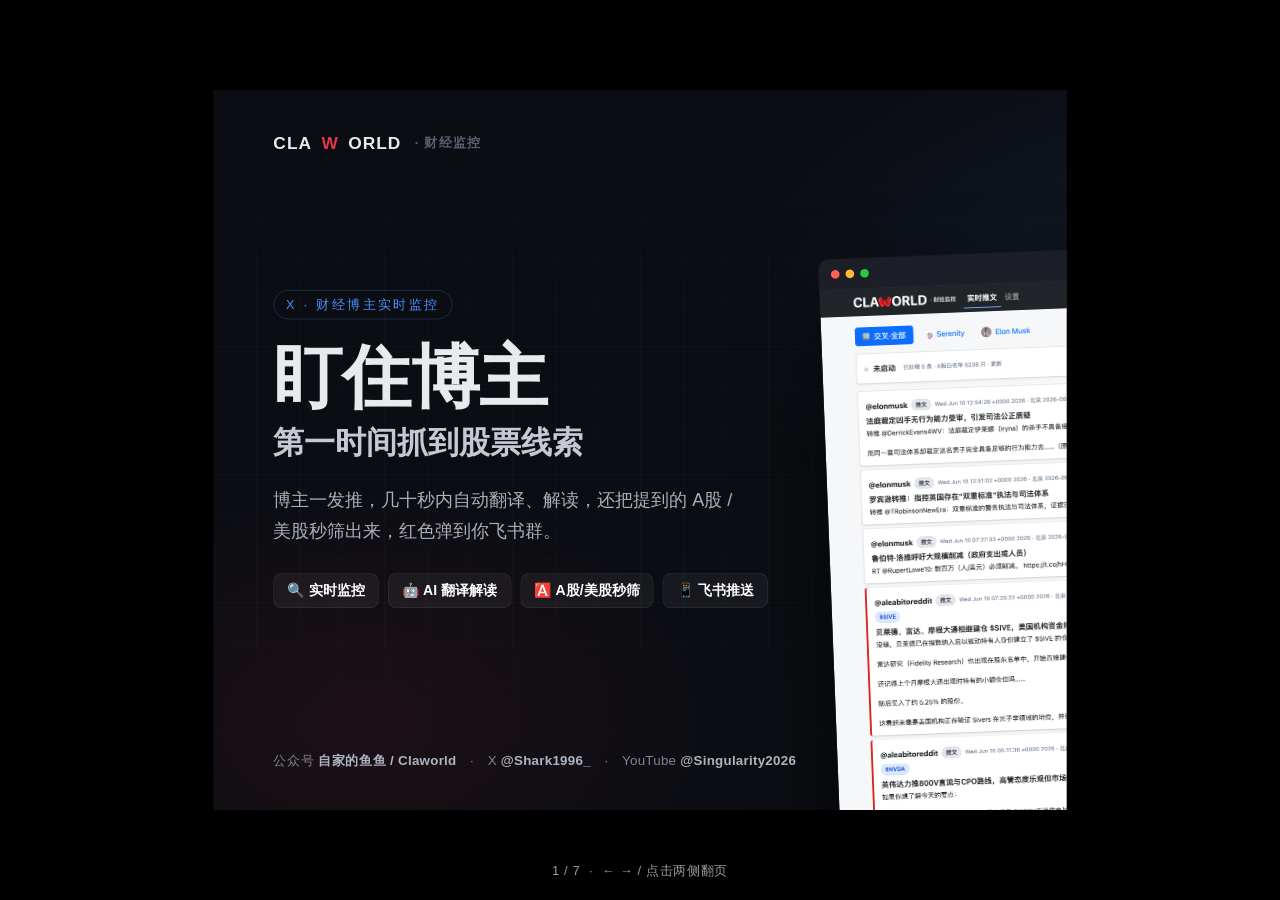
<file: tutorial/index.html>
<!doctype html><html lang="zh-CN"><head><meta charset="utf-8">
<title>Claworld Monitor · 讲解</title>
<style>
  html,body{margin:0;height:100%;background:#000;overflow:hidden;font-family:"PingFang SC",sans-serif;}
  #wrap{position:fixed;inset:0;display:flex;align-items:center;justify-content:center;}
  #frame{width:1920px;height:1080px;border:0;background:#0b0d12;transform-origin:center center;}
  #hud{position:fixed;bottom:14px;left:50%;transform:translateX(-50%);color:#9a9a9a;font-size:13px;
    background:rgba(0,0,0,.55);padding:6px 16px;border-radius:999px;z-index:10;letter-spacing:.05em;}
</style></head><body>
<div id="wrap"><iframe id="frame" title="slide"></iframe></div>
<div id="hud"><span id="n"></span> &nbsp;·&nbsp; ← → / 点击两侧翻页</div>
<script>
const slides=["slides/01-cover.html","slides/02-what.html","slides/03-features.html",
  "slides/04-install.html","slides/05-config.html","slides/06-usage.html","slides/07-outro.html"];
let i=0; const f=document.getElementById('frame'), n=document.getElementById('n');
const fit=()=>{ f.style.transform='scale('+Math.min(innerWidth/1920,innerHeight/1080)+')'; };
const show=()=>{ f.src=slides[i]; n.textContent=(i+1)+' / '+slides.length; };
const go=d=>{ i=Math.max(0,Math.min(slides.length-1,i+d)); show(); };
addEventListener('keydown',e=>{ if(e.key==='ArrowRight'||e.key===' ')go(1); if(e.key==='ArrowLeft')go(-1); });
addEventListener('click',e=>go(e.clientX>innerWidth/2?1:-1));
addEventListener('resize',fit); fit(); show();
</script></body></html>
</file>
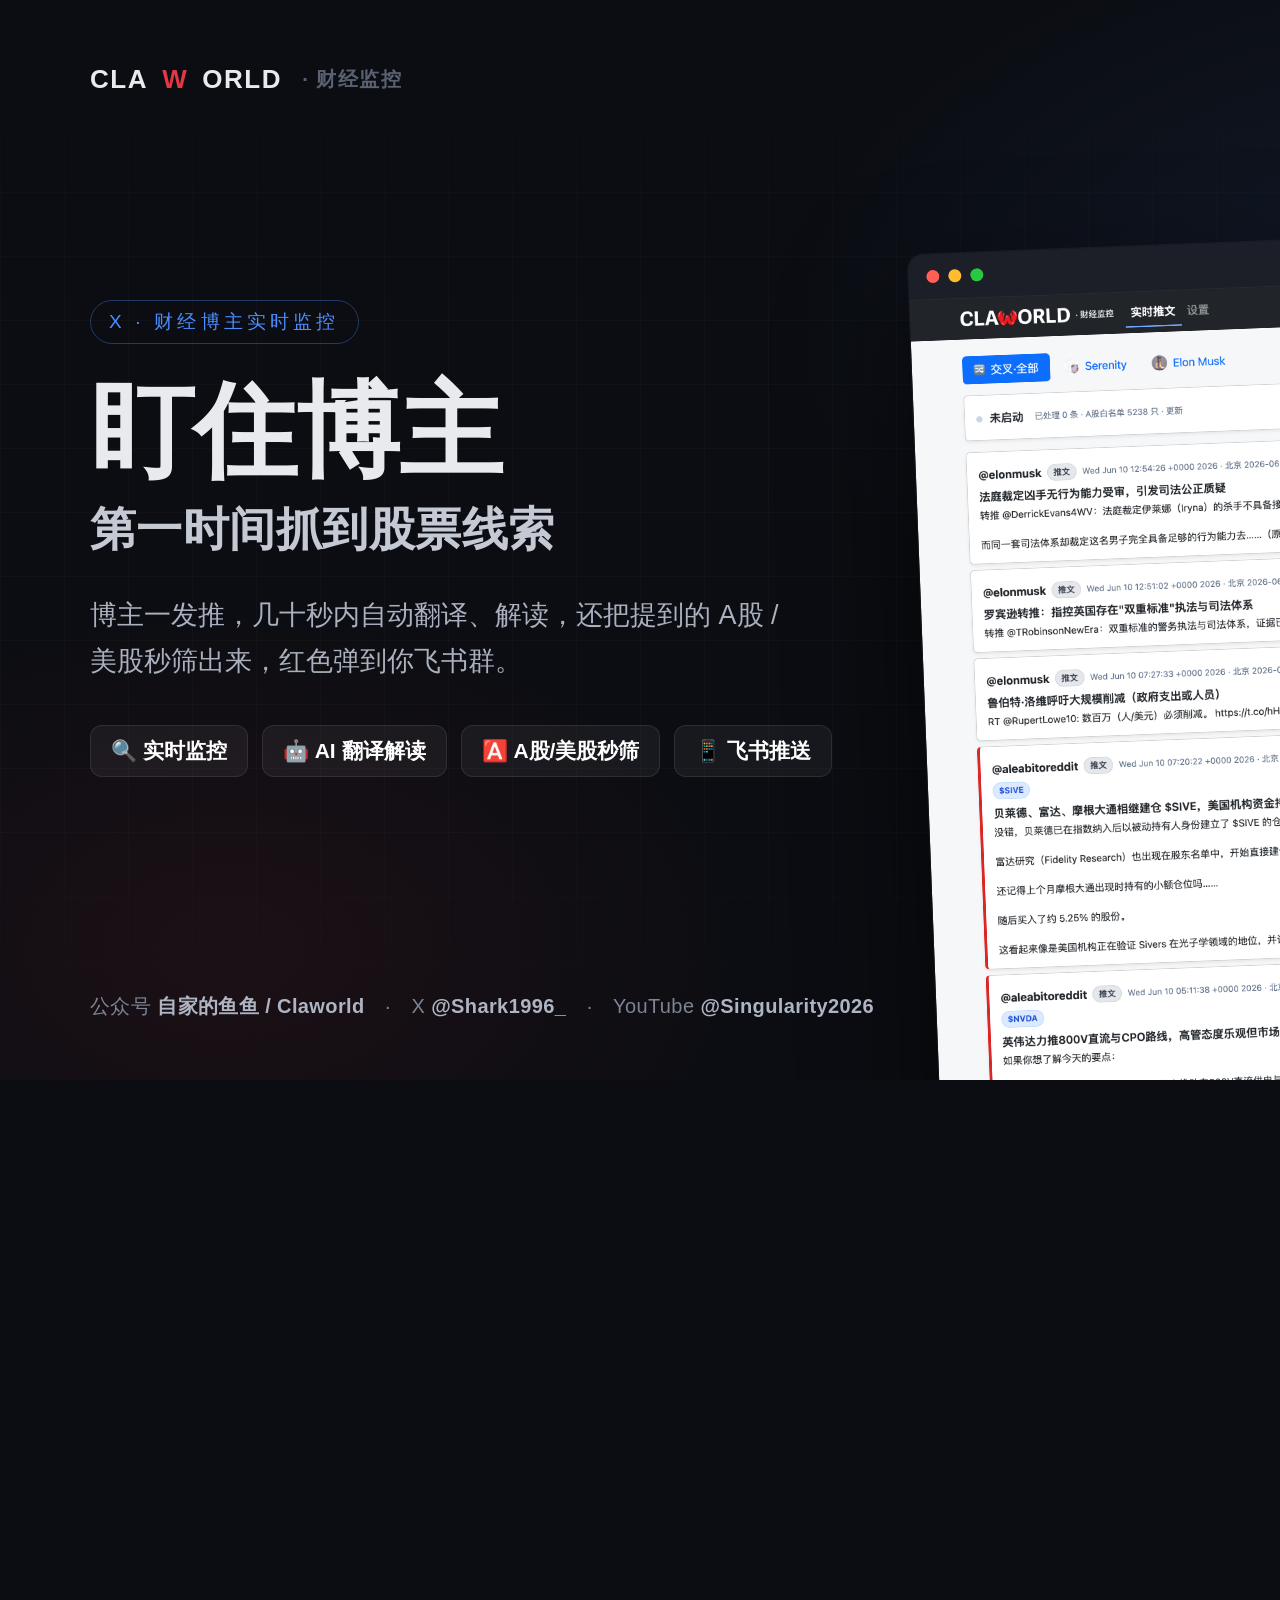
<file: tutorial/slides/01-cover.html>
<!doctype html><html lang="zh-CN"><head><meta charset="utf-8">
<style>
  * { margin:0; padding:0; box-sizing:border-box; }
  html,body { width:1920px; height:1080px; overflow:hidden;
    font-family:"PingFang SC","Hiragino Sans GB","Microsoft YaHei",sans-serif;
    background:#0b0d12; color:#e8eaed; }
  .stage { position:relative; width:1920px; height:1080px;
    background:
      radial-gradient(1200px 700px at 78% 30%, rgba(76,141,255,.10), transparent 60%),
      radial-gradient(900px 600px at 12% 88%, rgba(226,55,68,.08), transparent 60%),
      #0b0d12; }
  /* 细网格底纹，安静不抢戏 */
  .stage::before { content:""; position:absolute; inset:0;
    background-image:linear-gradient(rgba(255,255,255,.025) 1px,transparent 1px),
      linear-gradient(90deg,rgba(255,255,255,.025) 1px,transparent 1px);
    background-size:64px 64px; mask:linear-gradient(180deg,transparent,#000 30%,#000 70%,transparent); }
  .wm { position:absolute; top:64px; left:90px; display:flex; align-items:center; gap:14px;
    font-weight:800; letter-spacing:.06em; font-size:26px; }
  .claw { color:#e23744; }
  .tag-top { position:absolute; top:70px; right:90px; font-size:18px; color:#8a90a0; letter-spacing:.04em; }

  .left { position:absolute; left:90px; top:300px; width:840px; }
  .kicker { display:inline-block; font-size:19px; letter-spacing:.22em; color:#4c8dff;
    border:1px solid rgba(76,141,255,.35); border-radius:999px; padding:8px 18px; margin-bottom:34px; }
  h1 { font-size:104px; line-height:1.02; font-weight:850; letter-spacing:-.01em; }
  h1 .sub { display:block; font-size:46px; font-weight:750; color:#c5c9d3; margin-top:22px; letter-spacing:.01em; }
  .lede { margin-top:40px; font-size:27px; line-height:1.7; color:#aab0be; max-width:720px; }
  .chips { margin-top:40px; display:flex; flex-wrap:wrap; gap:14px; }
  .chip { font-size:21px; padding:11px 20px; border-radius:12px; background:rgba(255,255,255,.05);
    border:1px solid rgba(255,255,255,.09); color:#dfe3ea; }
  .chip b { color:#fff; }

  /* 右侧浮窗截图 */
  .shot { position:absolute; right:-30px; top:235px; width:1010px;
    border-radius:16px; overflow:hidden; transform:rotate(-2.2deg);
    box-shadow:0 50px 120px rgba(0,0,0,.6), 0 0 0 1px rgba(255,255,255,.06);
    background:#15171d; }
  .bar { height:46px; background:#1c1f27; display:flex; align-items:center; gap:9px; padding:0 18px;
    border-bottom:1px solid rgba(255,255,255,.06); }
  .dot { width:13px; height:13px; border-radius:50%; }
  .shot img { width:100%; display:block; }
  .shot .fade { position:absolute; left:0; right:0; bottom:0; height:200px;
    background:linear-gradient(transparent,#0b0d12); }

  .foot { position:absolute; left:90px; bottom:60px; font-size:20px; color:#7e8493; letter-spacing:.02em; }
  .foot b { color:#aeb4c2; }
</style></head>
<body><div class="stage">
  <div class="wm">CLA<span class="claw">W</span>ORLD<span style="color:#5b6172;font-weight:600;font-size:20px;margin-left:6px">· 财经监控</span></div>
  <div class="tag-top">开源 · 自部署 · 个人非商用</div>

  <div class="shot">
    <div class="bar"><span class="dot" style="background:#ff5f57"></span><span class="dot" style="background:#febc2e"></span><span class="dot" style="background:#28c840"></span></div>
    <img src="../shots/01-信息流.png" alt="信息流">
    <div class="fade"></div>
  </div>

  <div class="left">
    <span class="kicker">X · 财经博主实时监控</span>
    <h1>盯住博主<span class="sub">第一时间抓到股票线索</span></h1>
    <p class="lede">博主一发推，几十秒内自动翻译、解读，还把提到的 A股 / 美股秒筛出来，红色弹到你飞书群。</p>
    <div class="chips">
      <span class="chip">🔍 <b>实时监控</b></span>
      <span class="chip">🤖 <b>AI 翻译解读</b></span>
      <span class="chip">🅰️ <b>A股/美股秒筛</b></span>
      <span class="chip">📱 <b>飞书推送</b></span>
    </div>
  </div>

  <div class="foot">公众号 <b>自家的鱼鱼 / Claworld</b>　·　X <b>@Shark1996_</b>　·　YouTube <b>@Singularity2026</b></div>
</div></body></html>
</file>
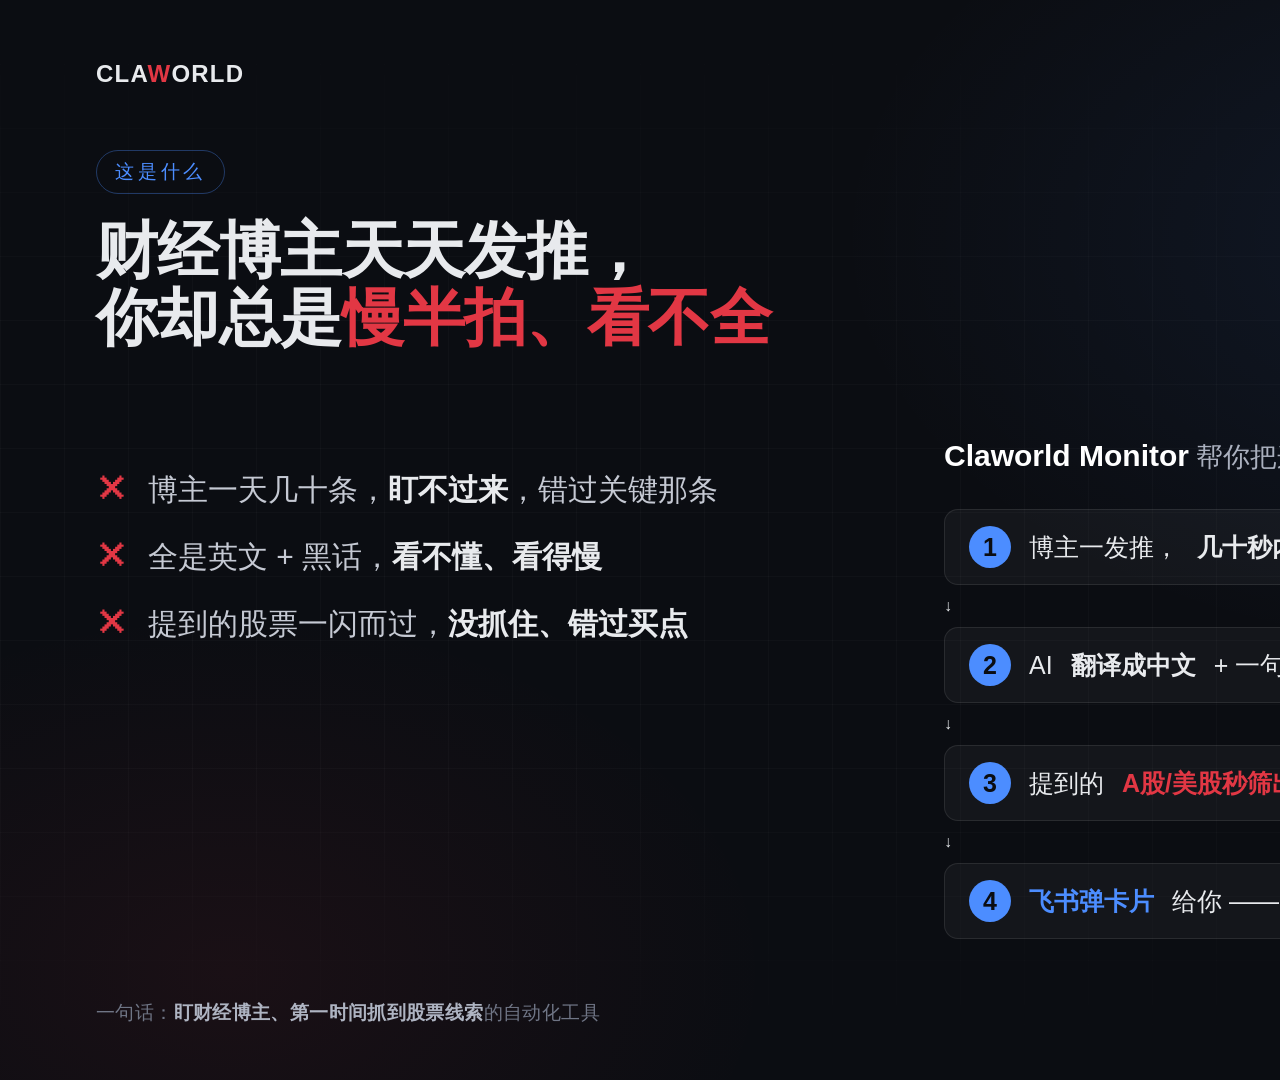
<file: tutorial/slides/02-what.html>
<!doctype html><html lang="zh-CN"><head><meta charset="utf-8"><link rel="stylesheet" href="base.css">
<style>
  .pain { position:absolute; left:96px; top:470px; width:740px; display:flex; flex-direction:column; gap:26px; }
  .pain .row { display:flex; gap:18px; align-items:flex-start; font-size:30px; color:#c5c9d3; }
  .pain .x { color:#e23744; font-size:34px; line-height:1; margin-top:2px; }
  .ans { position:absolute; right:96px; top:430px; width:880px; }
  .flow { margin-top:28px; display:flex; flex-direction:column; gap:12px; }
  .step { display:flex; align-items:center; gap:18px; background:rgba(255,255,255,.04); border:1px solid rgba(255,255,255,.09);
    border-radius:14px; padding:16px 24px; font-size:25px; }
  .step .n { width:42px; height:42px; border-radius:50%; background:#4c8dff; color:#0b0d12; font-weight:800; display:flex; align-items:center; justify-content:center; }
  .step .arrow { color:#5b6172; font-size:24px; text-align:center; }
</style></head>
<body><div class="stage">
  <div class="wm">CLA<span class="c">W</span>ORLD</div>
  <div class="head" style="top:150px"><span class="kicker">这是什么</span>
    <div class="h2" style="margin-top:24px">财经博主天天发推，<br>你却总是<span class="red">慢半拍、看不全</span></div></div>

  <div class="pain">
    <div class="row"><span class="x">✕</span><div>博主一天几十条，<b style="color:#e8eaed">盯不过来</b>，错过关键那条</div></div>
    <div class="row"><span class="x">✕</span><div>全是英文 + 黑话，<b style="color:#e8eaed">看不懂、看得慢</b></div></div>
    <div class="row"><span class="x">✕</span><div>提到的股票一闪而过，<b style="color:#e8eaed">没抓住、错过买点</b></div></div>
  </div>

  <div class="ans">
    <div class="lede"><b style="color:#fff;font-size:30px">Claworld Monitor</b> 帮你把这条链路全自动化：</div>
    <div class="flow">
      <div class="step"><span class="n">1</span>博主一发推，<b style="color:#e8eaed">几十秒内抓到</b>（含回复）</div>
      <div class="arrow">↓</div>
      <div class="step"><span class="n">2</span>AI <b style="color:#e8eaed">翻译成中文</b> + 一句标题 + 财经解读</div>
      <div class="arrow">↓</div>
      <div class="step"><span class="n">3</span>提到的 <b class="red">A股/美股秒筛出来</b>，红色置顶</div>
      <div class="arrow">↓</div>
      <div class="step"><span class="n">4</span><b class="blue">飞书弹卡片</b>给你 —— 人不在电脑前也不漏</div>
    </div>
  </div>
  <div class="foot">一句话：<b>盯财经博主、第一时间抓到股票线索</b>的自动化工具</div>
</div></body></html>
</file>
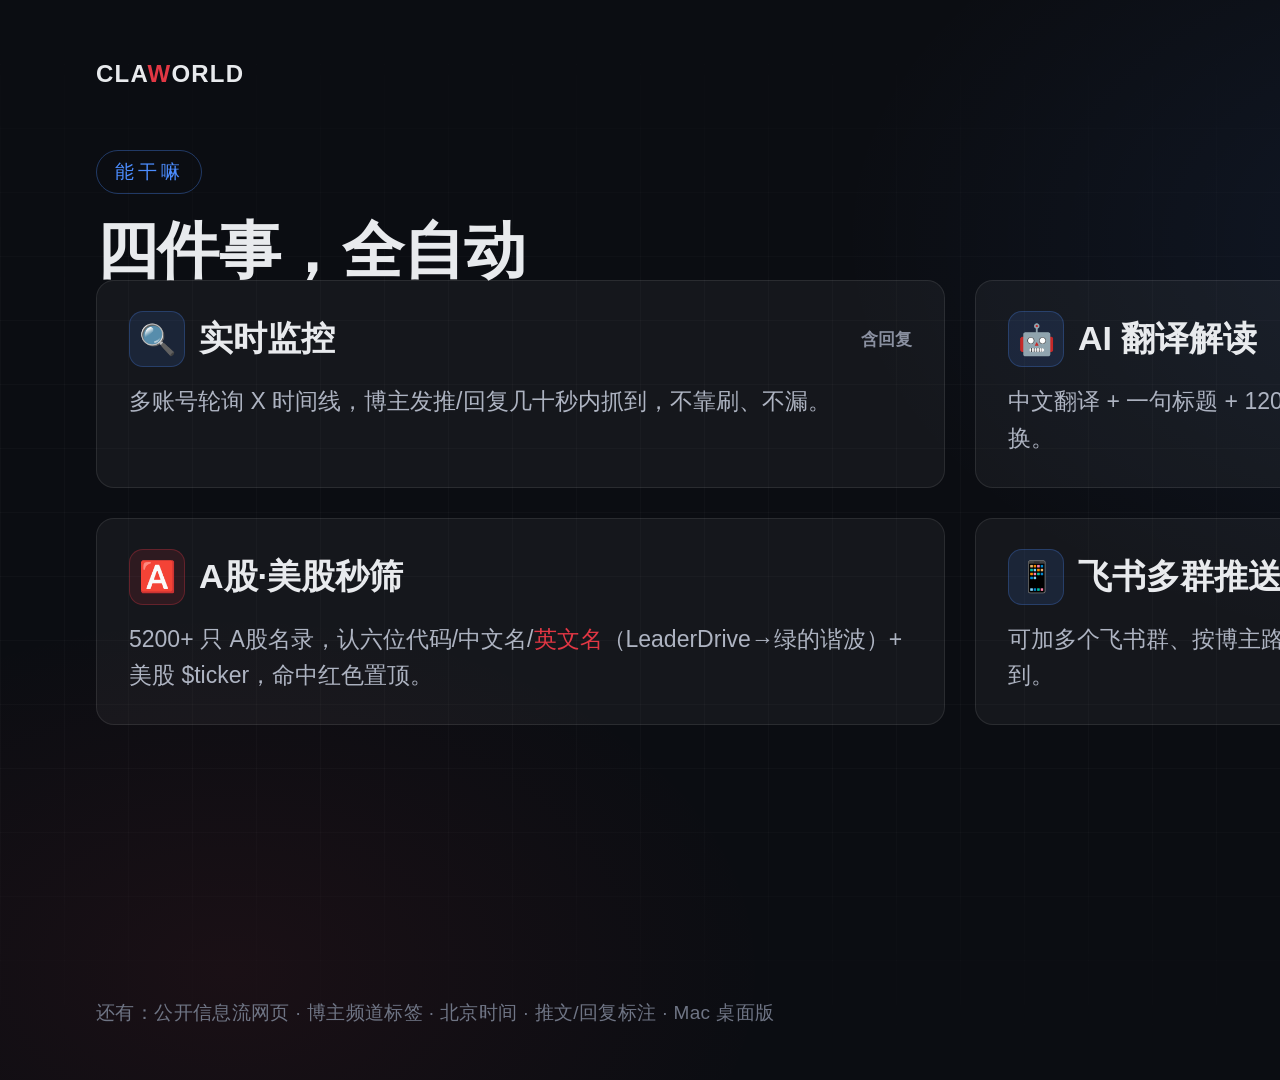
<file: tutorial/slides/03-features.html>
<!doctype html><html lang="zh-CN"><head><meta charset="utf-8"><link rel="stylesheet" href="base.css">
<style>
  .grid { position:absolute; left:96px; right:96px; top:280px; display:grid; grid-template-columns:1fr 1fr; gap:30px; }
  .grid .card h3 { font-size:34px; }
  .grid .card .tag { margin-left:auto; font-size:17px; color:#8a90a0; }
  .grid .card p { font-size:23px; margin-top:16px; }
</style></head>
<body><div class="stage">
  <div class="wm">CLA<span class="c">W</span>ORLD</div>
  <div class="head" style="top:150px"><span class="kicker">能干嘛</span>
    <div class="h2" style="margin-top:24px">四件事，全自动</div></div>
  <div class="grid">
    <div class="card"><h3><span class="ico">🔍</span>实时监控<span class="tag">含回复</span></h3>
      <p>多账号轮询 X 时间线，博主发推/回复几十秒内抓到，不靠刷、不漏。</p></div>
    <div class="card"><h3><span class="ico">🤖</span>AI 翻译解读</h3>
      <p>中文翻译 + 一句标题 + 120 字财经解读。Claude 与通义千问/兼容接口一键切换。</p></div>
    <div class="card"><h3><span class="ico" style="background:rgba(226,55,68,.12);border-color:rgba(226,55,68,.3)">🅰️</span>A股·美股秒筛</h3>
      <p>5200+ 只 A股名录，认六位代码/中文名/<span class="red">英文名</span>（LeaderDrive→绿的谐波）+ 美股 $ticker，命中红色置顶。</p></div>
    <div class="card"><h3><span class="ico">📱</span>飞书多群推送</h3>
      <p>可加多个飞书群、按博主路由；命中股票弹红色卡片，人不在也第一时间收到。</p></div>
  </div>
  <div class="foot">还有：公开信息流网页 · 博主频道标签 · 北京时间 · 推文/回复标注 · Mac 桌面版</div>
</div></body></html>
</file>
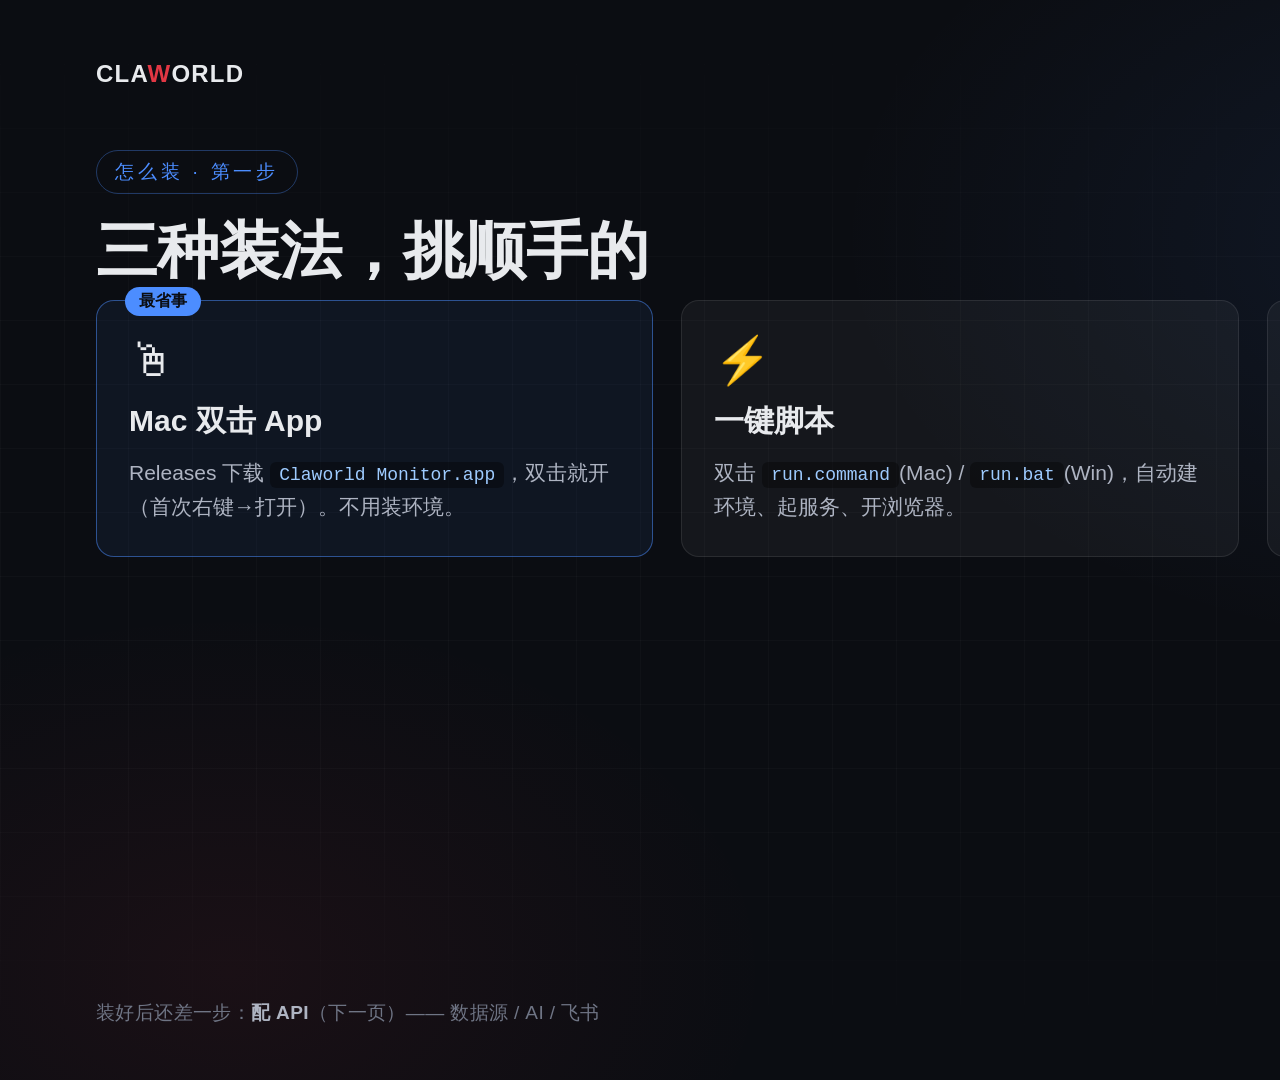
<file: tutorial/slides/04-install.html>
<!doctype html><html lang="zh-CN"><head><meta charset="utf-8"><link rel="stylesheet" href="base.css">
<style>
  .opts { position:absolute; left:96px; right:96px; top:300px; display:grid; grid-template-columns:1fr 1fr 1fr; gap:28px; }
  .opt { background:rgba(255,255,255,.045); border:1px solid rgba(255,255,255,.09); border-radius:18px; padding:32px; position:relative; }
  .opt.reco { border-color:rgba(76,141,255,.5); background:rgba(76,141,255,.07); }
  .opt .badge { position:absolute; top:-14px; left:28px; font-size:16px; background:#4c8dff; color:#0b0d12; font-weight:700; padding:4px 14px; border-radius:999px; }
  .opt .big { font-size:46px; }
  .opt h3 { font-size:30px; font-weight:760; margin-top:14px; }
  .opt p { font-size:21px; color:#aeb4c2; line-height:1.6; margin-top:14px; }
  .opt code { background:rgba(0,0,0,.35); color:#9ecbff; padding:3px 9px; border-radius:6px; font-size:18px; }
</style></head>
<body><div class="stage">
  <div class="wm">CLA<span class="c">W</span>ORLD</div>
  <div class="head" style="top:150px"><span class="kicker">怎么装 · 第一步</span>
    <div class="h2" style="margin-top:24px">三种装法，挑顺手的</div></div>
  <div class="opts">
    <div class="opt reco"><span class="badge">最省事</span>
      <div class="big">🖱</div><h3>Mac 双击 App</h3>
      <p>Releases 下载 <code>Claworld Monitor.app</code>，双击就开（首次右键→打开）。不用装环境。</p></div>
    <div class="opt"><div class="big">⚡</div><h3>一键脚本</h3>
      <p>双击 <code>run.command</code>(Mac) / <code>run.bat</code>(Win)，自动建环境、起服务、开浏览器。</p></div>
    <div class="opt"><div class="big">💻</div><h3>源码运行</h3>
      <p><code>pip install -r requirements.txt</code><br><code>python3 start.py</code> → localhost:5001。</p></div>
  </div>
  <div class="foot">装好后还差一步：<b class="gold">配 API</b>（下一页）—— 数据源 / AI / 飞书</div>
</div></body></html>
</file>
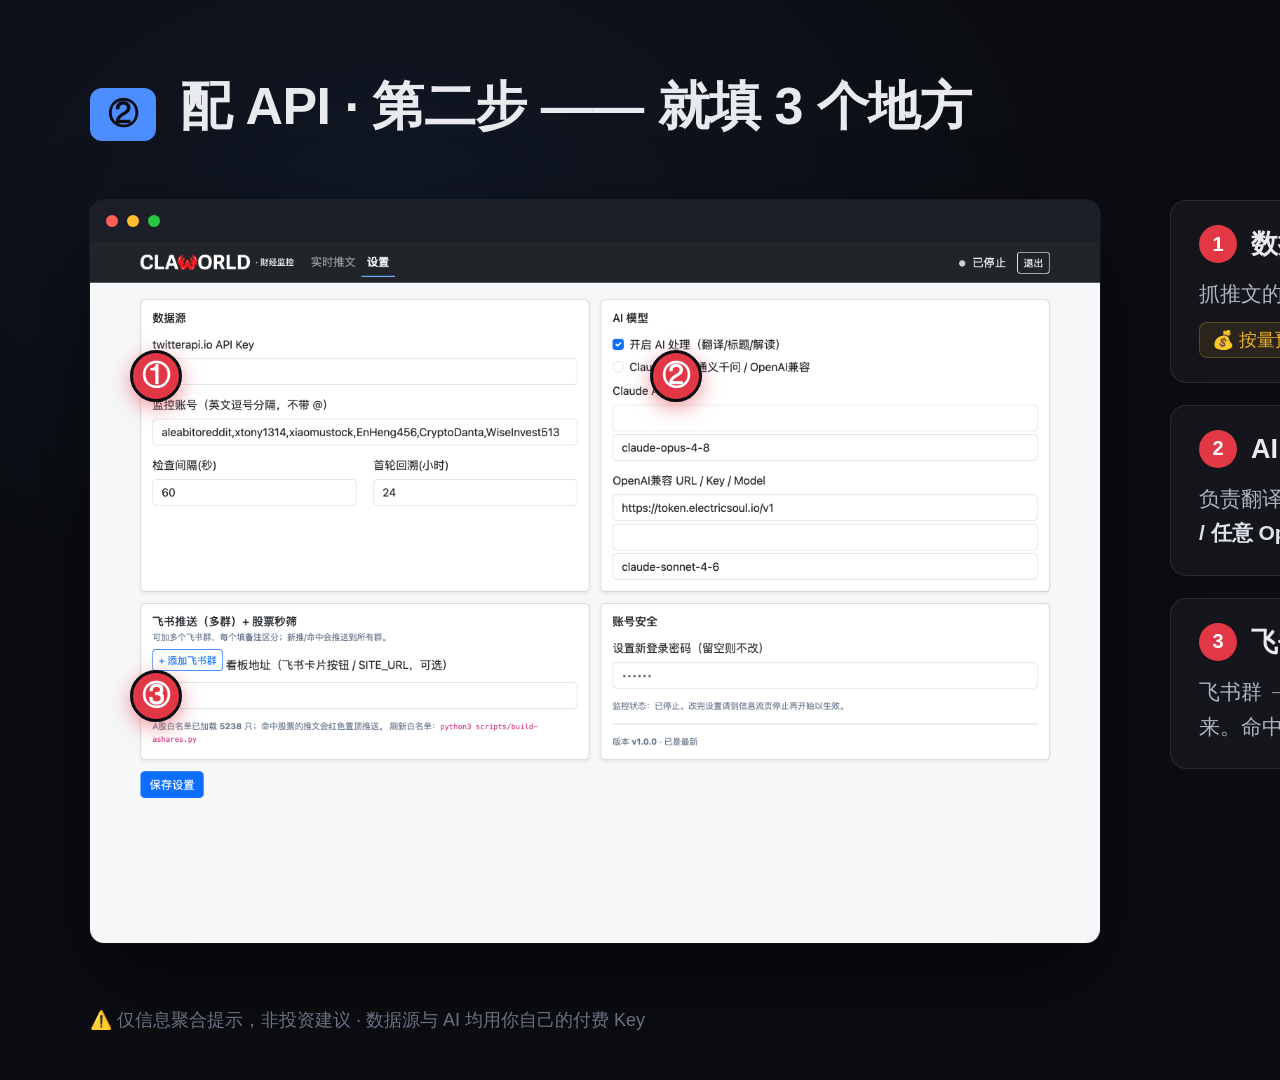
<file: tutorial/slides/05-config.html>
<!doctype html><html lang="zh-CN"><head><meta charset="utf-8">
<style>
  * { margin:0; padding:0; box-sizing:border-box; }
  html,body { width:1920px; height:1080px; overflow:hidden;
    font-family:"PingFang SC","Hiragino Sans GB","Microsoft YaHei",sans-serif;
    background:#0b0d12; color:#e8eaed; }
  .stage { position:relative; width:1920px; height:1080px;
    background:radial-gradient(1100px 700px at 20% 18%, rgba(76,141,255,.08), transparent 60%), #0b0d12; }
  .head { position:absolute; top:72px; left:90px; right:90px; display:flex; align-items:baseline; gap:24px; }
  .step-no { font-size:30px; font-weight:800; color:#0b0d12; background:#4c8dff; border-radius:12px; padding:6px 18px; }
  h2 { font-size:52px; font-weight:820; letter-spacing:-.01em; }
  .head .hint { margin-left:auto; font-size:21px; color:#8a90a0; }

  .shot { position:absolute; left:90px; top:200px; width:1010px;
    border-radius:14px; overflow:hidden; box-shadow:0 40px 90px rgba(0,0,0,.55), 0 0 0 1px rgba(255,255,255,.06); background:#15171d; }
  .bar { height:42px; background:#1c1f27; display:flex; align-items:center; gap:9px; padding:0 16px; }
  .dot { width:12px; height:12px; border-radius:50%; }
  .shot img { width:100%; display:block; }
  /* 截图上的 ①②③ 圆标 */
  .pin { position:absolute; width:52px; height:52px; border-radius:50%; background:#e23744; color:#fff;
    font-size:28px; font-weight:800; display:flex; align-items:center; justify-content:center;
    box-shadow:0 6px 20px rgba(226,55,68,.5); border:3px solid #0b0d12; z-index:3; }

  .guide { position:absolute; right:90px; top:200px; width:660px; display:flex; flex-direction:column; gap:22px; }
  .card { background:rgba(255,255,255,.04); border:1px solid rgba(255,255,255,.09); border-radius:16px; padding:24px 28px; }
  .card .n { display:inline-flex; width:38px; height:38px; border-radius:50%; background:#e23744; color:#fff;
    font-weight:800; font-size:20px; align-items:center; justify-content:center; margin-right:14px; }
  .card h3 { display:flex; align-items:center; font-size:27px; font-weight:750; }
  .card h3 .req { margin-left:auto; font-size:16px; color:#8a90a0; font-weight:500; }
  .card p { margin-top:14px; font-size:21px; line-height:1.65; color:#aeb4c2; }
  .card .url { color:#4c8dff; font-weight:600; }
  .card .pay { display:inline-block; margin-top:10px; font-size:18px; color:#f0b429;
    background:rgba(240,180,41,.1); border:1px solid rgba(240,180,41,.25); border-radius:8px; padding:5px 12px; }
  .foot { position:absolute; left:90px; bottom:48px; font-size:18px; color:#6b7180; }
</style></head>
<body><div class="stage">
  <div class="head">
    <span class="step-no">②</span><h2>配 API · 第二步 —— 就填 3 个地方</h2>
    <span class="hint">设置页 · 全部填好点「保存」即可</span>
  </div>

  <div class="shot">
    <div class="bar"><span class="dot" style="background:#ff5f57"></span><span class="dot" style="background:#febc2e"></span><span class="dot" style="background:#28c840"></span></div>
    <img src="../shots/02-设置页.png" alt="设置页">
    <div class="pin" style="left:40px; top:150px">①</div>
    <div class="pin" style="left:560px; top:150px">②</div>
    <div class="pin" style="left:40px; top:470px">③</div>
  </div>

  <div class="guide">
    <div class="card">
      <h3><span class="n">1</span>数据源 · twitterapi.io<span class="req">必填</span></h3>
      <p>抓推文的来源。去 <span class="url">twitterapi.io</span> 注册、拿 API Key，填这里。</p>
      <span class="pay">💰 按量预付费 · 约 $0.001/次，先充几美元</span>
    </div>
    <div class="card">
      <h3><span class="n">2</span>AI 模型<span class="req">必填其一</span></h3>
      <p>负责翻译 / 解读。<b style="color:#dfe3ea">Claude</b>（console.anthropic.com）或 <b style="color:#dfe3ea">通义千问 / 任意 OpenAI 兼容接口</b>，二选一填 key。</p>
    </div>
    <div class="card">
      <h3><span class="n">3</span>飞书推送<span class="req">可选</span></h3>
      <p>飞书群 → 群机器人 → 自定义机器人 → 复制 <span class="url">Webhook</span>，粘进来。命中股票就弹群里。</p>
    </div>
  </div>
  <div class="foot">⚠️ 仅信息聚合提示，非投资建议 · 数据源与 AI 均用你自己的付费 Key</div>
</div></body></html>
</file>
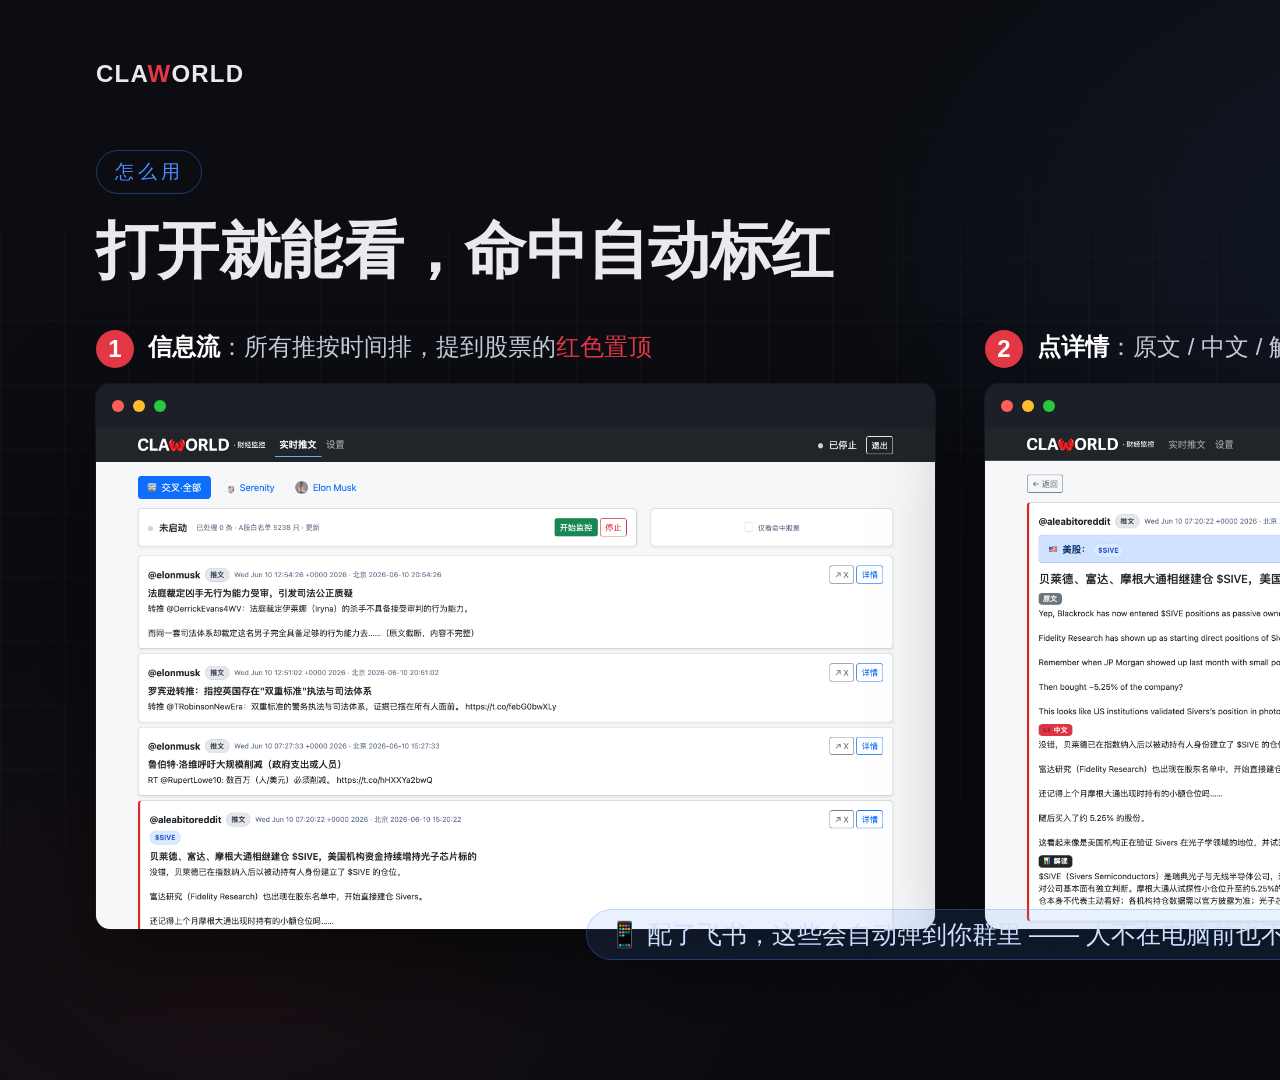
<file: tutorial/slides/06-usage.html>
<!doctype html><html lang="zh-CN"><head><meta charset="utf-8"><link rel="stylesheet" href="base.css">
<style>
  .shots { position:absolute; left:96px; right:96px; top:330px; display:grid; grid-template-columns:1fr 1fr; gap:50px; align-items:start; }
  .shots .win { height:545px; overflow:hidden; }
  .cap { font-size:24px; margin-bottom:16px; color:#c5c9d3; }
  .cap .n { display:inline-flex; width:38px; height:38px; border-radius:50%; background:#e23744; color:#fff; font-weight:800; align-items:center; justify-content:center; margin-right:14px; vertical-align:middle; }
  .cap b { color:#fff; }
  .note { position:absolute; left:96px; right:96px; bottom:120px; text-align:center; font-size:25px; color:#aeb4c2; }
  .note .pill { display:inline-block; background:rgba(76,141,255,.12); border:1px solid rgba(76,141,255,.3); border-radius:999px; padding:8px 22px; color:#cfe0ff; }
</style></head>
<body><div class="stage">
  <div class="wm">CLA<span class="c">W</span>ORLD</div>
  <div class="head" style="top:150px"><span class="kicker">怎么用</span>
    <div class="h2" style="margin-top:24px">打开就能看，命中自动标红</div></div>
  <div class="shots">
    <div>
      <div class="cap"><span class="n">1</span><b>信息流</b>：所有推按时间排，提到股票的<span class="red">红色置顶</span></div>
      <div class="win"><div class="bar"><span class="dot" style="background:#ff5f57"></span><span class="dot" style="background:#febc2e"></span><span class="dot" style="background:#28c840"></span></div><img src="../shots/01-信息流.png"></div>
    </div>
    <div>
      <div class="cap"><span class="n">2</span><b>点详情</b>：原文 / 中文 / 解读，一页看全</div>
      <div class="win"><div class="bar"><span class="dot" style="background:#ff5f57"></span><span class="dot" style="background:#febc2e"></span><span class="dot" style="background:#28c840"></span></div><img src="../shots/03-推文详情.png"></div>
    </div>
  </div>
  <div class="note"><span class="pill">📱 配了飞书，这些会自动弹到你群里 —— 人不在电脑前也不漏</span></div>
</div></body></html>
</file>
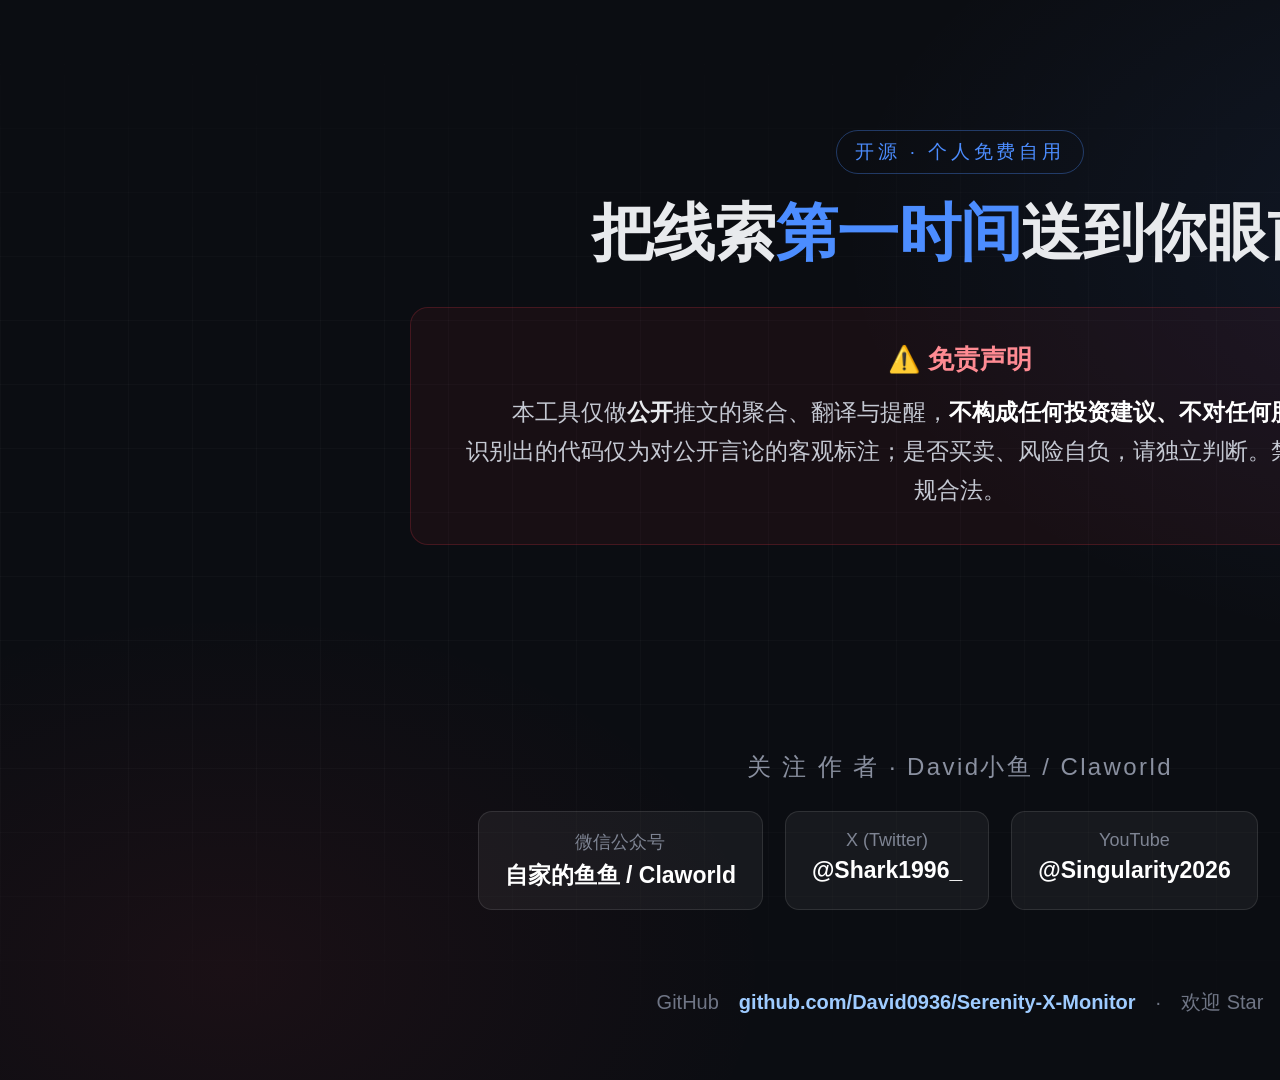
<file: tutorial/slides/07-outro.html>
<!doctype html><html lang="zh-CN"><head><meta charset="utf-8"><link rel="stylesheet" href="base.css">
<style>
  .center { position:absolute; left:0; right:0; top:130px; text-align:center; }
  .disc { max-width:1100px; margin:40px auto 0; background:rgba(226,55,68,.06); border:1px solid rgba(226,55,68,.22);
    border-radius:18px; padding:34px 44px; }
  .disc .t { font-size:26px; font-weight:760; color:#ff8b93; }
  .disc p { margin-top:16px; font-size:23px; line-height:1.7; color:#c5c9d3; }
  .follow { position:absolute; left:0; right:0; bottom:170px; text-align:center; }
  .follow .ft { font-size:24px; color:#8a90a0; letter-spacing:.1em; margin-bottom:28px; }
  .links { display:flex; justify-content:center; gap:22px; flex-wrap:wrap; }
  .lk { background:rgba(255,255,255,.05); border:1px solid rgba(255,255,255,.1); border-radius:14px; padding:18px 26px; font-size:23px; }
  .lk .k { color:#7e8493; font-size:18px; display:block; margin-bottom:6px; }
  .lk b { color:#fff; }
  .repo { position:absolute; left:0; right:0; bottom:64px; text-align:center; font-size:20px; color:#6f7585; }
  .repo b { color:#9ecbff; }
</style></head>
<body><div class="stage">
  <div class="center">
    <span class="kicker">开源 · 个人免费自用</span>
    <div class="h2" style="margin-top:26px">把线索<span class="blue">第一时间</span>送到你眼前</div>
    <div class="disc">
      <div class="t">⚠️ 免责声明</div>
      <p>本工具仅做<b style="color:#e8eaed">公开</b>推文的聚合、翻译与提醒，<b style="color:#fff">不构成任何投资建议、不对任何股票做推荐</b>。<br>识别出的代码仅为对公开言论的客观标注；是否买卖、风险自负，请独立判断。禁止商用，严格合规合法。</p>
    </div>
  </div>
  <div class="follow">
    <div class="ft">关 注 作 者 · David小鱼 / Claworld</div>
    <div class="links">
      <div class="lk"><span class="k">微信公众号</span><b>自家的鱼鱼 / Claworld</b></div>
      <div class="lk"><span class="k">X (Twitter)</span><b>@Shark1996_</b></div>
      <div class="lk"><span class="k">YouTube</span><b>@Singularity2026</b></div>
      <div class="lk"><span class="k">小红书</span><b>David小鱼</b></div>
    </div>
  </div>
  <div class="repo">GitHub　<b>github.com/David0936/Serenity-X-Monitor</b>　·　欢迎 Star</div>
</div></body></html>
</file>
<file: tutorial/slides/base.css>
/* Claworld 教学幻灯片 · 共享视觉 token（取自产品本身：深色导航 + 红爪/蓝点缀） */
* { margin:0; padding:0; box-sizing:border-box; }
html,body { width:1920px; height:1080px; overflow:hidden;
  font-family:"PingFang SC","Hiragino Sans GB","Microsoft YaHei",sans-serif;
  background:#0b0d12; color:#e8eaed; }
.stage { position:relative; width:1920px; height:1080px;
  background:radial-gradient(1100px 700px at 78% 22%, rgba(76,141,255,.09), transparent 60%),
    radial-gradient(900px 600px at 12% 90%, rgba(226,55,68,.07), transparent 60%), #0b0d12; }
.stage::before { content:""; position:absolute; inset:0;
  background-image:linear-gradient(rgba(255,255,255,.022) 1px,transparent 1px),linear-gradient(90deg,rgba(255,255,255,.022) 1px,transparent 1px);
  background-size:64px 64px; mask:linear-gradient(180deg,transparent,#000 28%,#000 72%,transparent); }
.kicker { display:inline-block; font-size:19px; letter-spacing:.2em; color:#4c8dff;
  border:1px solid rgba(76,141,255,.35); border-radius:999px; padding:8px 18px; }
.h2 { font-size:62px; font-weight:840; letter-spacing:-.01em; line-height:1.08; }
.lede { font-size:27px; line-height:1.7; color:#aab0be; }
.red { color:#e23744; } .blue { color:#4c8dff; } .gold { color:#f0b429; }
.head { position:absolute; top:84px; left:96px; right:96px; }
.head .num { font-size:26px; font-weight:800; color:#0b0d12; background:#4c8dff; border-radius:10px; padding:5px 16px; margin-right:18px; }
.foot { position:absolute; left:96px; bottom:54px; font-size:19px; color:#6f7585; letter-spacing:.02em; }
.foot b { color:#aeb4c2; }
/* 浏览器浮窗 */
.win { border-radius:14px; overflow:hidden; background:#15171d;
  box-shadow:0 40px 100px rgba(0,0,0,.55), 0 0 0 1px rgba(255,255,255,.06); }
.win .bar { height:44px; background:#1c1f27; display:flex; align-items:center; gap:9px; padding:0 16px; }
.win .dot { width:12px; height:12px; border-radius:50%; }
.win img { width:100%; display:block; }
.card { background:rgba(255,255,255,.045); border:1px solid rgba(255,255,255,.09); border-radius:18px; padding:30px 32px; }
.card h3 { font-size:30px; font-weight:760; display:flex; align-items:center; gap:14px; }
.card p { margin-top:14px; font-size:22px; line-height:1.6; color:#aeb4c2; }
.ico { width:56px; height:56px; border-radius:14px; display:flex; align-items:center; justify-content:center; font-size:30px; background:rgba(76,141,255,.12); border:1px solid rgba(76,141,255,.25); }
.wm { position:absolute; top:60px; left:96px; font-weight:800; letter-spacing:.05em; font-size:24px; }
.wm .c { color:#e23744; }
</file>
